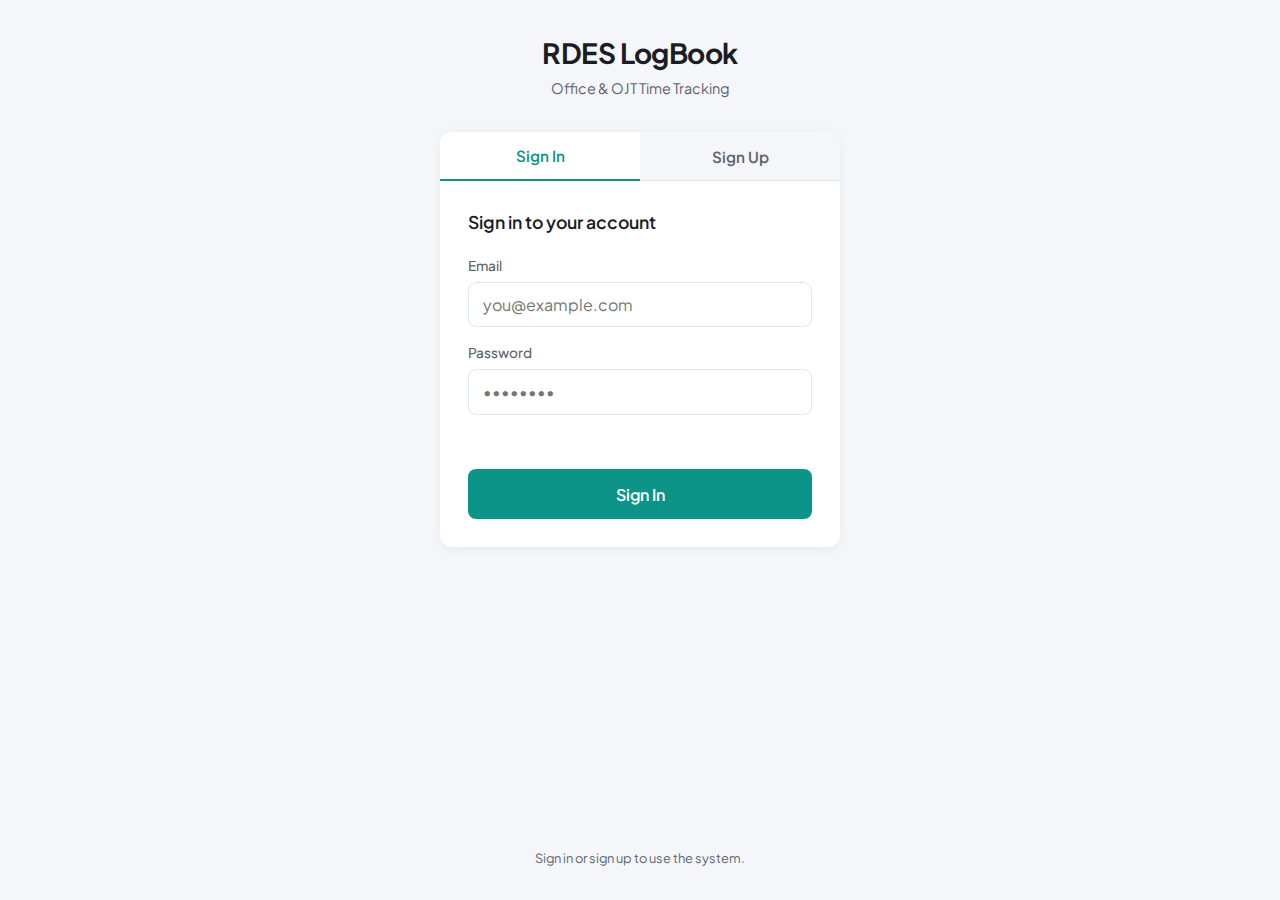
<file: index.html>
<!DOCTYPE html>
<html lang="en">
<head>
  <meta charset="UTF-8">
  <meta name="viewport" content="width=device-width, initial-scale=1.0">
  <title>RDES LogBook — Time In / Time Out</title>
  <link rel="preconnect" href="https://fonts.googleapis.com">
  <link rel="preconnect" href="https://fonts.gstatic.com" crossorigin>
  <link href="https://fonts.googleapis.com/css2?family=Plus+Jakarta+Sans:wght@400;500;600;700&display=swap" rel="stylesheet">
  <link rel="stylesheet" href="style.css">
</head>
<body>
  <div class="app">
    <header class="header">
      <div class="user-bar" id="userBar">
        <span class="user-info" id="userInfo"></span>
        <button type="button" class="btn btn-small btn-ghost" id="btnSignOut">Sign out</button>
      </div>
      <nav class="nav-links">
        <a href="index.html" class="nav-link active">Time In / Out</a>
        <a href="logbook.html" class="nav-link">Logbook</a>
        <a href="my-record.html" class="nav-link">My Record</a>
        <a href="profile.html" class="nav-link">Profile</a>
        <a href="admin.html" class="nav-link" id="navAdmin" style="display:none">Approve users</a>
      </nav>
      <h1 class="logo">RDES LogBook</h1>
      <p class="tagline">Office & OJT Time Tracking</p>
    </header>

    <main class="main">
      <section class="clock-card">
        <div class="clock-display" id="clockDisplay">--:--:--</div>
        <p class="date-display" id="dateDisplay"></p>
      </section>

      <section class="punch-card">
        <div class="welcome-block">
          <span class="welcome-label">Welcome</span>
          <p class="welcome-name" id="welcomeName"></p>
        </div>
        <div class="punch-buttons">
          <button type="button" class="btn btn-in" id="btnTimeIn">Time In</button>
          <button type="button" class="btn btn-out" id="btnTimeOut">Time Out</button>
        </div>
        <p class="location-note" id="locationNote">Location is used to verify you're on campus.</p>
        <p class="last-action" id="lastAction"></p>
      </section>
    </main>

    <footer class="footer">
      <p>File storage & dashboard — coming soon</p>
    </footer>
  </div>

  <script src="auth.js"></script>
  <script src="app.js"></script>
</body>
</html>
</file>
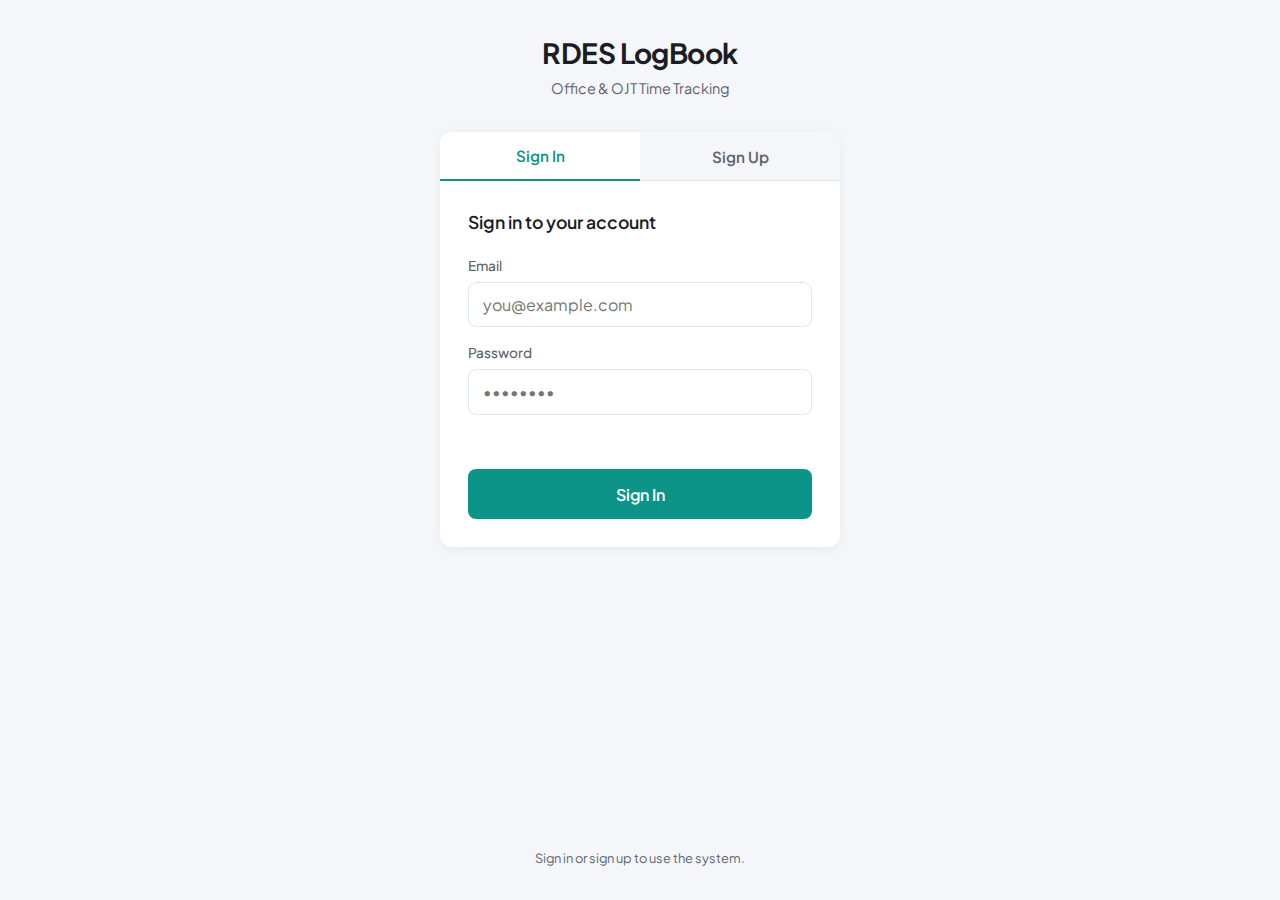
<file: admin.html>
image.png<!DOCTYPE html>
<html lang="en">
<head>
  <meta charset="UTF-8">
  <meta name="viewport" content="width=device-width, initial-scale=1.0">
  <title>RDES LogBook — Approve Users</title>
  <link rel="preconnect" href="https://fonts.googleapis.com">
  <link rel="preconnect" href="https://fonts.gstatic.com" crossorigin>
  <link href="https://fonts.googleapis.com/css2?family=Plus+Jakarta+Sans:wght@400;500;600;700&display=swap" rel="stylesheet">
  <link rel="stylesheet" href="style.css">
</head>
<body>
  <div class="app logbook-page">
    <header class="header">
      <div class="user-bar" id="userBar">
        <span class="user-info" id="userInfo"></span>
        <button type="button" class="btn btn-small btn-ghost" id="btnSignOut">Sign out</button>
      </div>
      <nav class="nav-links">
        <a href="index.html" class="nav-link">Time In / Out</a>
        <a href="logbook.html" class="nav-link">Logbook</a>
        <a href="my-record.html" class="nav-link">My Record</a>
        <a href="profile.html" class="nav-link">Profile</a>
        <a href="admin.html" class="nav-link active">Approve users</a>
      </nav>
      <h1 class="logo">Approve users</h1>
      <p class="tagline">Approve OJT and Admin accounts before they can sign in</p>
    </header>

    <main class="main">
      <section class="filters-card">
        <h2 class="filters-title">Users</h2>
        <p class="admin-desc">New signups (OJT or Admin) must be approved here before they can sign in. Click <strong>Approve</strong> to grant access.</p>
      </section>

      <section class="logbook-section">
        <div class="logbook-table-wrap">
          <table class="logbook-table">
            <thead>
              <tr>
                <th>Name</th>
                <th>Email</th>
                <th>Role</th>
                <th>Status</th>
                <th>Action</th>
              </tr>
            </thead>
            <tbody id="usersBody">
            </tbody>
          </table>
        </div>
        <p class="empty-log" id="emptyUsers">No users yet. Sign up on the auth page to create the first account.</p>
      </section>
    </main>

    <footer class="footer">
      <p><a href="index.html">Time In / Out</a> · <a href="logbook.html">Logbook</a> · <a href="my-record.html">My Record</a> · Approve users</p>
    </footer>
  </div>

  <script src="auth.js"></script>
  <script src="admin.js"></script>
</body>
</html>
</file>
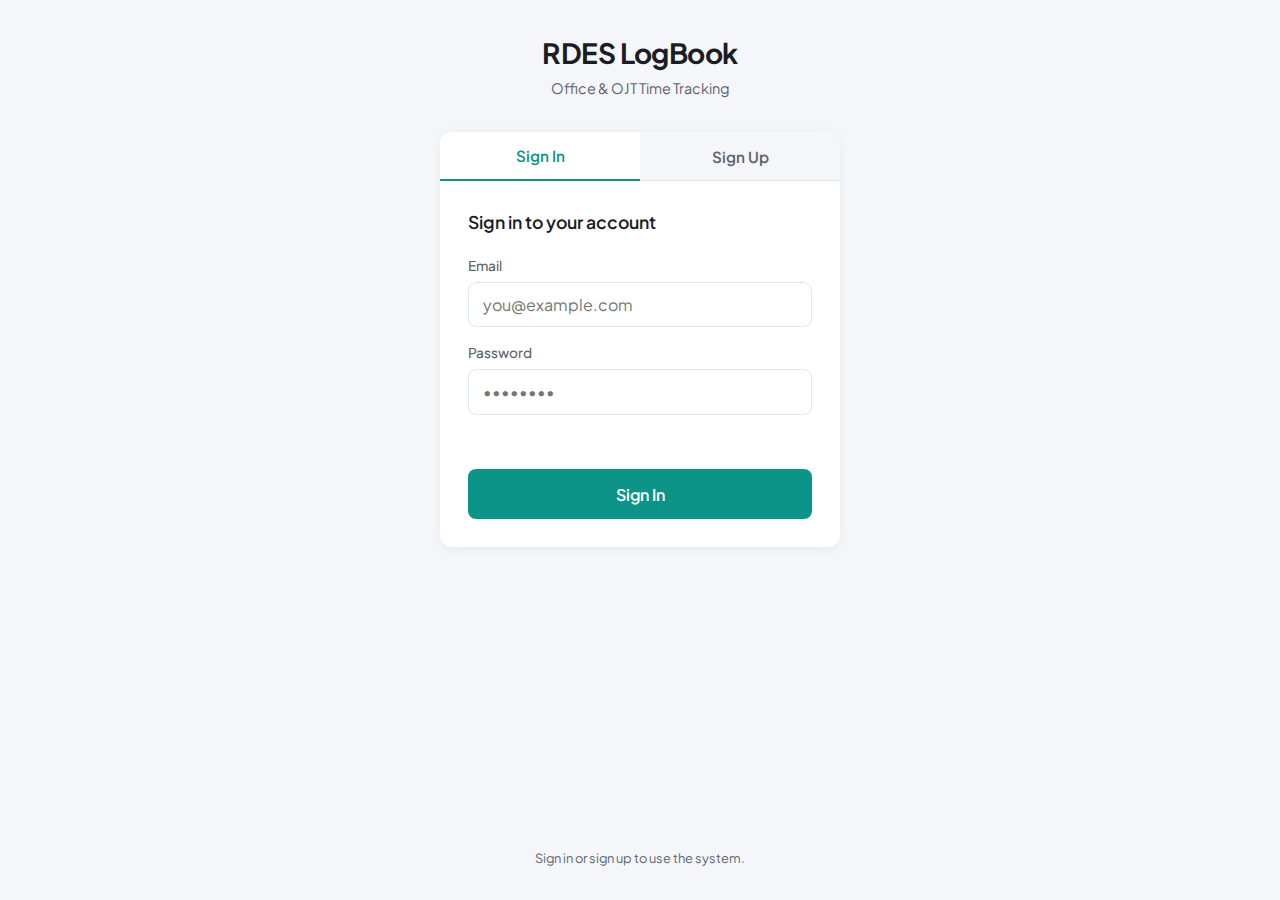
<file: auth.html>
<!DOCTYPE html>
<html lang="en">
<head>
  <meta charset="UTF-8">
  <meta name="viewport" content="width=device-width, initial-scale=1.0">
  <title>RDES LogBook — Sign In</title>
  <link rel="preconnect" href="https://fonts.googleapis.com">
  <link rel="preconnect" href="https://fonts.gstatic.com" crossorigin>
  <link href="https://fonts.googleapis.com/css2?family=Plus+Jakarta+Sans:wght@400;500;600;700&display=swap" rel="stylesheet">
  <link rel="stylesheet" href="style.css">
</head>
<body>
  <div class="app auth-app">
    <header class="header">
      <h1 class="logo">RDES LogBook</h1>
      <p class="tagline">Office & OJT Time Tracking</p>
    </header>

    <main class="main auth-main">
      <div class="auth-card">
        <div class="auth-tabs">
          <button type="button" class="auth-tab active" id="tabSignIn" aria-selected="true">Sign In</button>
          <button type="button" class="auth-tab" id="tabSignUp" aria-selected="false">Sign Up</button>
        </div>

        <!-- Sign In -->
        <div class="auth-panel active" id="panelSignIn">
          <h2 class="auth-title">Sign in to your account</h2>
          <form class="auth-form" id="formSignIn">
            <div class="form-group">
              <label for="signInEmail">Email</label>
              <input type="email" id="signInEmail" required placeholder="you@example.com" autocomplete="email">
            </div>
            <div class="form-group">
              <label for="signInPassword">Password</label>
              <input type="password" id="signInPassword" required placeholder="••••••••" autocomplete="current-password">
            </div>
            <p class="auth-message" id="signInMessage"></p>
            <button type="submit" class="btn btn-in btn-block" id="btnSignIn">Sign In</button>
          </form>
        </div>

        <!-- Sign Up -->
        <div class="auth-panel" id="panelSignUp">
          <h2 class="auth-title">Create an account</h2>
          <form class="auth-form" id="formSignUp">
            <div class="form-group">
              <label for="signUpName">Full name</label>
              <input type="text" id="signUpName" required placeholder="Juan Dela Cruz" autocomplete="name">
            </div>
            <div class="form-group">
              <label for="signUpEmail">Email</label>
              <input type="email" id="signUpEmail" required placeholder="you@example.com" autocomplete="email">
            </div>
            <div class="form-group">
              <label for="signUpPassword">Password</label>
              <input type="password" id="signUpPassword" required minlength="4" placeholder="At least 4 characters" autocomplete="new-password">
            </div>
            <div class="form-group">
              <label for="signUpRole">Role</label>
              <select id="signUpRole" required aria-label="Account role">
                <option value="ojt">OJT — Time in/out & my records only</option>
                <option value="admin">Admin — Full access to logbook & system</option>
              </select>
            </div>
            <p class="auth-message" id="signUpMessage"></p>
            <button type="submit" class="btn btn-in btn-block" id="btnSignUp">Sign Up</button>
          </form>
        </div>
      </div>
    </main>

    <footer class="footer">
      <p>Sign in or sign up to use the system.</p>
    </footer>
  </div>

  <script src="auth.js"></script>
  <script>
    (function () {
      if (window.RDESAuth && window.RDESAuth.getCurrentUser()) {
        var u = window.RDESAuth.getCurrentUser();
        if (u && u.approved !== false) window.location.href = 'index.html';
        return;
      }

      var tabSignIn = document.getElementById('tabSignIn');
      var tabSignUp = document.getElementById('tabSignUp');
      var panelSignIn = document.getElementById('panelSignIn');
      var panelSignUp = document.getElementById('panelSignUp');
      var formSignIn = document.getElementById('formSignIn');
      var formSignUp = document.getElementById('formSignUp');
      var signInMessage = document.getElementById('signInMessage');
      var signUpMessage = document.getElementById('signUpMessage');

      function showPanel(which) {
        var isSignIn = which === 'signIn';
        tabSignIn.classList.toggle('active', isSignIn);
        tabSignUp.classList.toggle('active', !isSignIn);
        tabSignIn.setAttribute('aria-selected', isSignIn);
        tabSignUp.setAttribute('aria-selected', !isSignIn);
        panelSignIn.classList.toggle('active', isSignIn);
        panelSignUp.classList.toggle('active', !isSignIn);
        signInMessage.textContent = '';
        signUpMessage.textContent = '';
      }

      tabSignIn.addEventListener('click', function () { showPanel('signIn'); });
      tabSignUp.addEventListener('click', function () { showPanel('signUp'); });

      formSignIn.addEventListener('submit', function (e) {
        e.preventDefault();
        var email = document.getElementById('signInEmail').value;
        var password = document.getElementById('signInPassword').value;
        signInMessage.textContent = 'Signing in…';
        signInMessage.classList.remove('error');
        window.RDESAuth.signIn(email, password).then(function (result) {
          if (result.ok) {
            window.location.href = 'index.html';
          } else {
            signInMessage.textContent = result.message || 'Sign in failed.';
            signInMessage.classList.add('error');
          }
        }).catch(function () {
          signInMessage.textContent = 'Something went wrong. Try again.';
          signInMessage.classList.add('error');
        });
      });

      formSignUp.addEventListener('submit', function (e) {
        e.preventDefault();
        var name = document.getElementById('signUpName').value;
        var email = document.getElementById('signUpEmail').value;
        var password = document.getElementById('signUpPassword').value;
        var role = document.getElementById('signUpRole').value;
        signUpMessage.textContent = 'Creating account…';
        signUpMessage.classList.remove('error');
        window.RDESAuth.signUp(name, email, password, role).then(function (result) {
          if (result.ok) {
            window.location.href = result.redirect || 'index.html';
          } else {
            signUpMessage.textContent = result.message || 'Sign up failed.';
            signUpMessage.classList.add('error');
          }
        }).catch(function () {
          signUpMessage.textContent = 'Something went wrong. Try again.';
          signUpMessage.classList.add('error');
        });
      });
    })();
  </script>
</body>
</html>
</file>
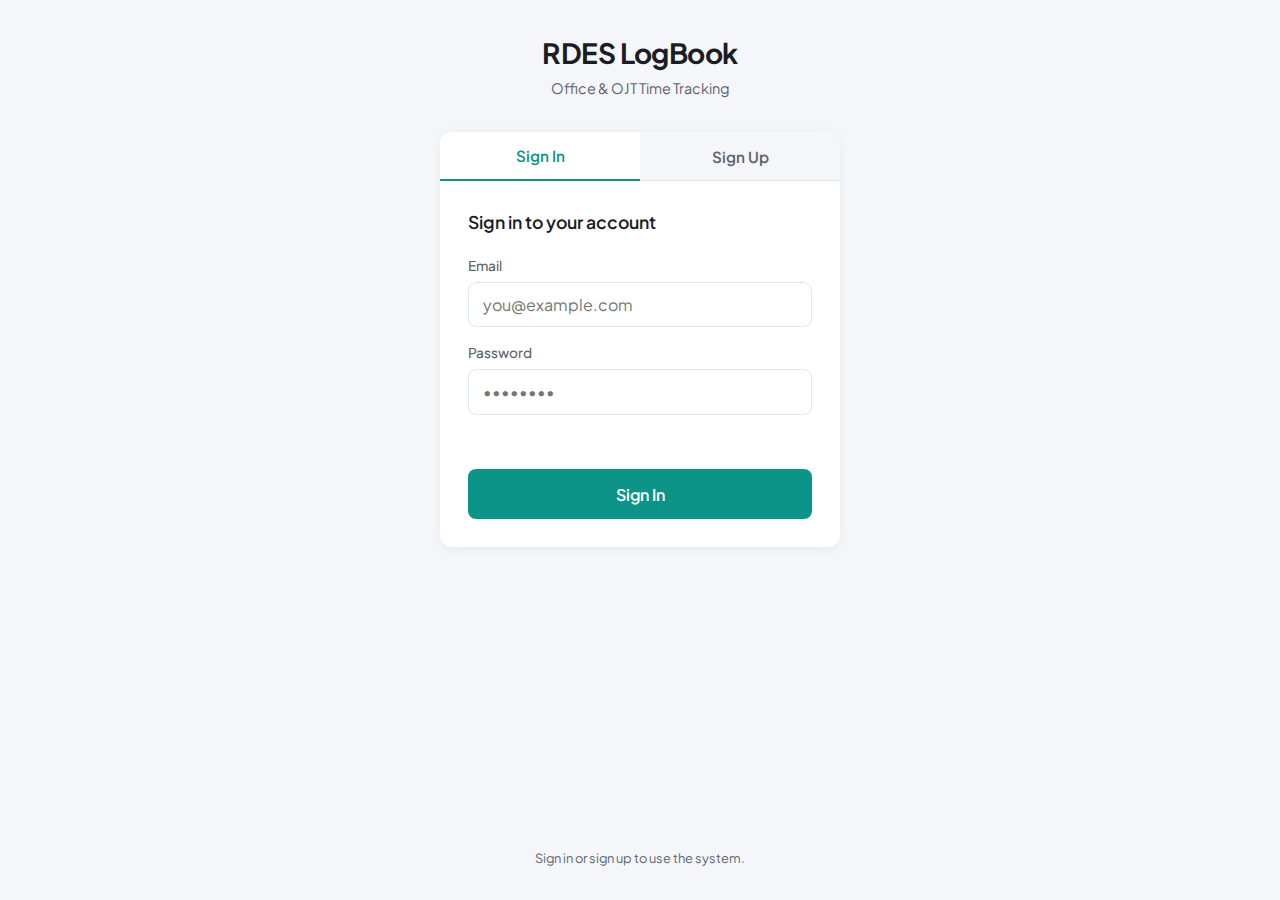
<file: logbook.html>
<!DOCTYPE html>
<html lang="en">
<head>
  <meta charset="UTF-8">
  <meta name="viewport" content="width=device-width, initial-scale=1.0">
  <title>RDES LogBook — Logbook</title>
  <link rel="preconnect" href="https://fonts.googleapis.com">
  <link rel="preconnect" href="https://fonts.gstatic.com" crossorigin>
  <link href="https://fonts.googleapis.com/css2?family=Plus+Jakarta+Sans:wght@400;500;600;700&display=swap" rel="stylesheet">
  <link rel="stylesheet" href="style.css">
</head>
<body>
  <div class="app logbook-page">
    <header class="header">
      <div class="user-bar" id="userBar">
        <span class="user-info" id="userInfo"></span>
        <button type="button" class="btn btn-small btn-ghost" id="btnSignOut">Sign out</button>
      </div>
      <nav class="nav-links">
        <a href="index.html" class="nav-link">← Time In / Out</a>
        <a href="logbook.html" class="nav-link active">Logbook</a>
        <a href="admin.html" class="nav-link" id="navAdmin" style="display:none">Approve users</a>
      </nav>
      <h1 class="logo">Logbook</h1>
      <p class="tagline">Time In / Out records — filter by date or person</p>
    </header>

    <main class="main">
      <!-- Filters (Admin: full filters; OJT: date/action only, own data) -->
      <section class="filters-card" id="filtersCard">
        <h2 class="filters-title">Filters</h2>
        <div class="filters-grid">
          <div class="filter-group">
            <label for="filterDate">Date</label>
            <select id="filterDate" aria-label="Filter by date">
              <option value="all">All dates</option>
              <option value="today">Today</option>
              <option value="yesterday">Yesterday</option>
              <option value="custom">Date range</option>
            </select>
          </div>
          <div class="filter-group filter-group-custom-date" id="customDateGroup" hidden>
            <label for="filterDateFrom">From</label>
            <input type="date" id="filterDateFrom" aria-label="From date">
          </div>
          <div class="filter-group filter-group-custom-date" id="customDateToGroup" hidden>
            <label for="filterDateTo">To</label>
            <input type="date" id="filterDateTo" aria-label="To date">
          </div>
          <div class="filter-group" id="filterNameGroup">
            <label for="filterName">Person</label>
            <select id="filterName" aria-label="Filter by person">
              <option value="">All</option>
            </select>
          </div>
          <div class="filter-group">
            <label for="filterAction">Action</label>
            <select id="filterAction" aria-label="Filter by action">
              <option value="all">All</option>
              <option value="time_in">Time In only</option>
              <option value="time_out">Time Out only</option>
            </select>
          </div>
        </div>
        <div class="filters-actions">
          <button type="button" class="btn btn-small" id="btnApplyFilters">Apply</button>
          <button type="button" class="btn btn-small btn-ghost" id="btnResetFilters">Reset</button>
          <button type="button" class="btn btn-small btn-primary" id="btnExportAll">Export filtered (CSV)</button>
        </div>
      </section>

      <!-- Today's log (quick view) -->
      <section class="logbook-section">
        <div class="logbook-header">
          <h2>Entries <span class="entry-count" id="entryCount"></span></h2>
        </div>
        <div class="logbook-table-wrap">
          <table class="logbook-table">
            <thead>
              <tr>
                <th>Date</th>
                <th>Time</th>
                <th>Name</th>
                <th>Action</th>
              </tr>
            </thead>
            <tbody id="logbookBody">
            </tbody>
          </table>
        </div>
        <div class="pagination" id="logbookPagination" aria-label="Table pagination"></div>
        <p class="empty-log visible" id="emptyLog">No entries match the filters. Try changing filters or log time in/out on the main page.</p>
      </section>

      <!-- OJT: own record only; Admin: Records by person (folder per name) -->
      <section class="persons-card" id="personsCard">
        <h2 class="persons-title" id="personsTitle">My record</h2>
        <p class="persons-desc" id="personsDesc">Download your time in/out record for your OJT folder.</p>
        <div class="persons-list" id="personsList"></div>
        <div class="pagination" id="personsPagination" aria-label="Persons list pagination"></div>
        <p class="empty-persons" id="emptyPersons">No entries yet. Use Time In / Time Out on the main page.</p>
      </section>
    </main>

    <footer class="footer">
      <p><a href="index.html">Time In / Out</a> · Logbook · File storage & dashboard — coming soon</p>
    </footer>
  </div>

  <script src="auth.js"></script>
  <script src="logbook.js"></script>
</body>
</html>
</file>
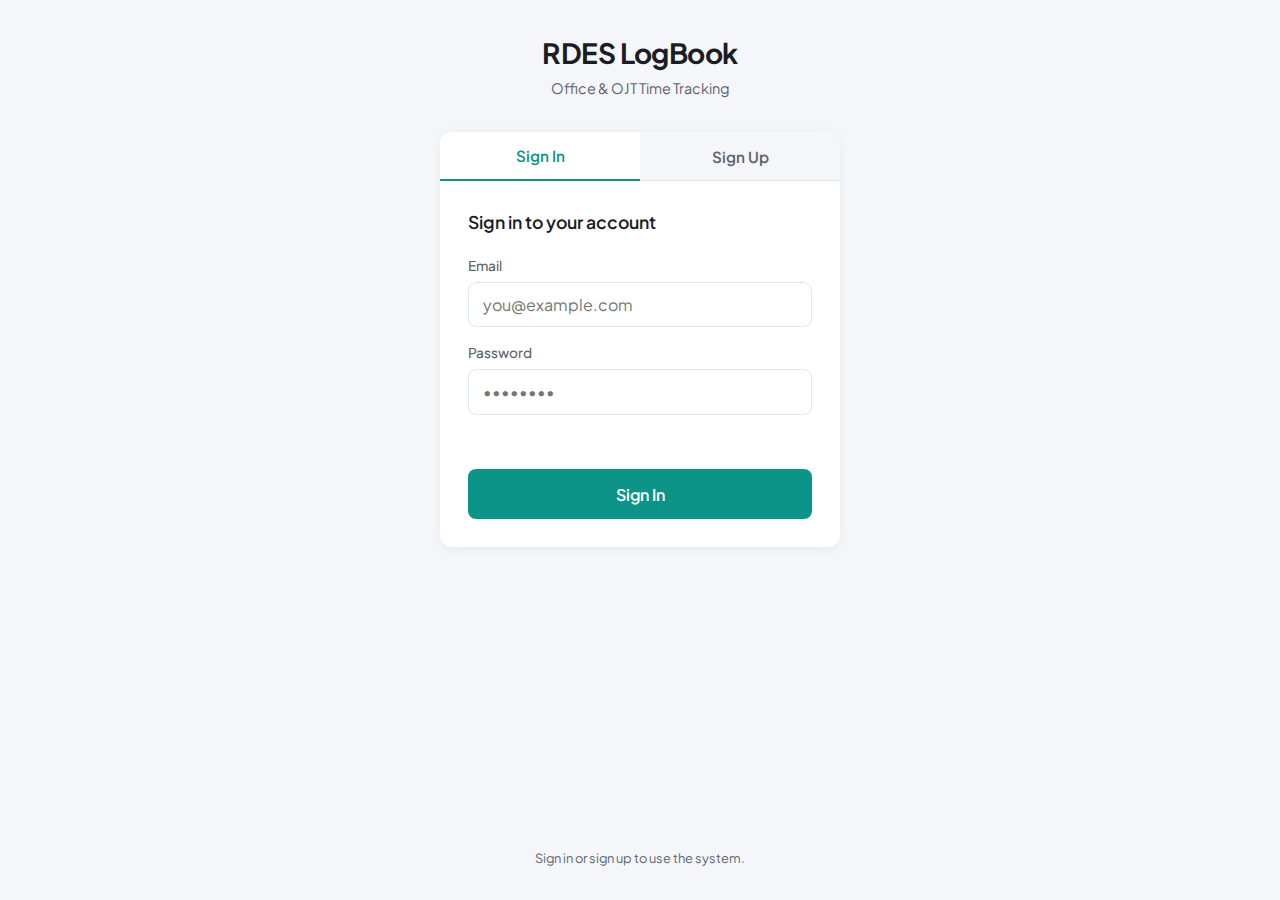
<file: my-record.html>
<!DOCTYPE html>
<html lang="en">
<head>
  <meta charset="UTF-8">
  <meta name="viewport" content="width=device-width, initial-scale=1.0">
  <title>RDES LogBook — My Record</title>
  <link rel="preconnect" href="https://fonts.googleapis.com">
  <link rel="preconnect" href="https://fonts.gstatic.com" crossorigin>
  <link href="https://fonts.googleapis.com/css2?family=Plus+Jakarta+Sans:wght@400;500;600;700&display=swap" rel="stylesheet">
  <link rel="stylesheet" href="style.css">
</head>
<body>
  <div class="app logbook-page">
    <header class="header">
      <div class="user-bar" id="userBar">
        <span class="user-info" id="userInfo"></span>
        <button type="button" class="btn btn-small btn-ghost" id="btnSignOut">Sign out</button>
      </div>
      <nav class="nav-links">
        <a href="index.html" class="nav-link">Time In / Out</a>
        <a href="logbook.html" class="nav-link">Logbook</a>
        <a href="my-record.html" class="nav-link active">My Record</a>
        <a href="profile.html" class="nav-link">Profile</a>
        <a href="admin.html" class="nav-link" id="navAdmin" style="display:none">Approve users</a>
      </nav>
      <h1 class="logo" id="pageTitle">My Record</h1>
      <p class="tagline" id="pageTagline">Download your time in/out record for your OJT folder</p>
    </header>

    <main class="main">
      <!-- OJT: own record only; Admin: Records by person (folder per name) -->
      <section class="persons-card" id="personsCard">
        <h2 class="persons-title" id="personsTitle">My record</h2>
        <p class="persons-desc" id="personsDesc">Download your time in/out record for your OJT folder.</p>
        <div class="persons-list" id="personsList"></div>
        <div class="pagination" id="personsPagination" aria-label="Persons list pagination"></div>
        <p class="empty-persons" id="emptyPersons">No entries yet. Use Time In / Time Out on the main page.</p>
      </section>
    </main>

    <footer class="footer">
      <p><a href="index.html">Time In / Out</a> · <a href="logbook.html">Logbook</a> · My Record</p>
    </footer>
  </div>

  <script src="auth.js"></script>
  <script src="my-record.js"></script>
</body>
</html>
</file>
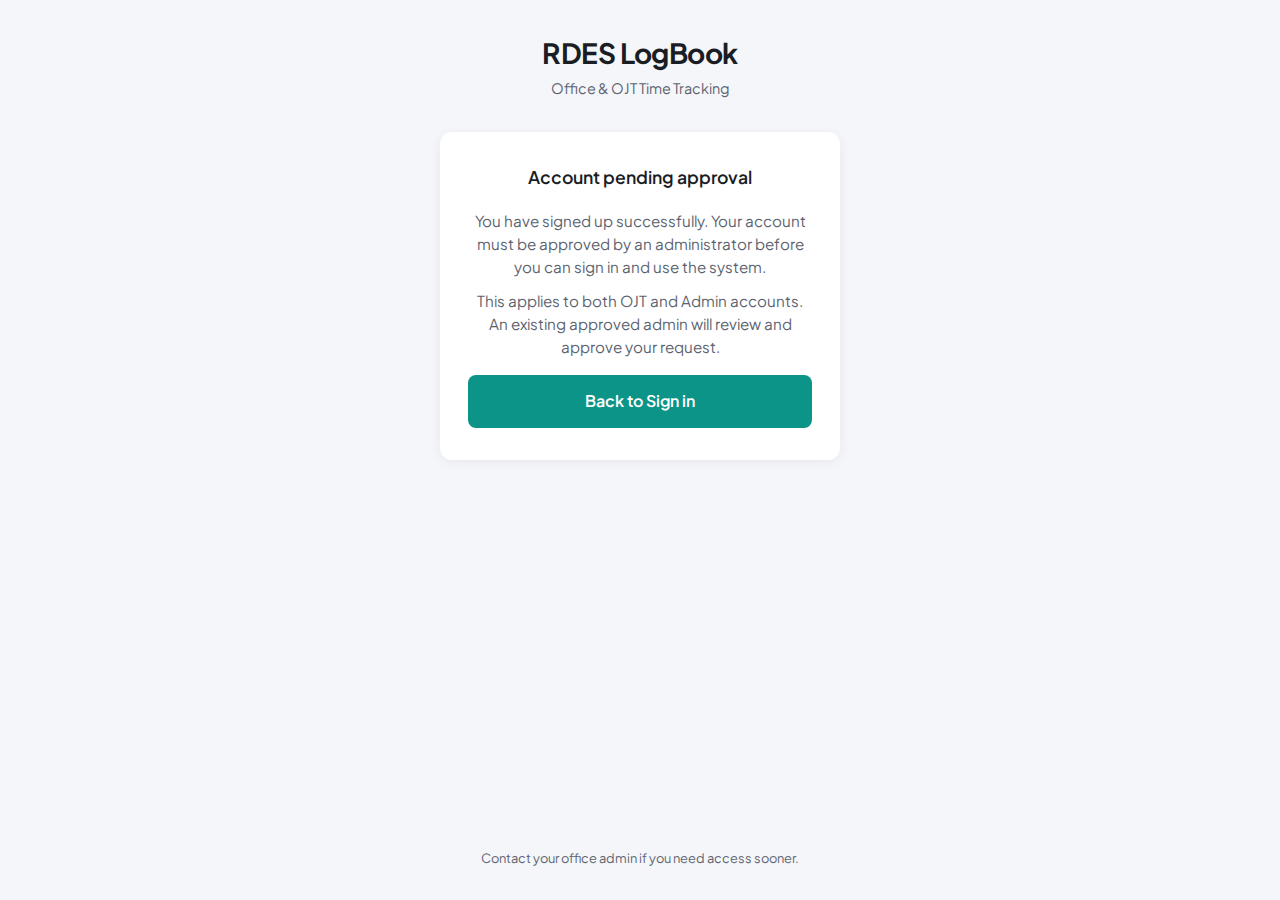
<file: pending-approval.html>
<!DOCTYPE html>
<html lang="en">
<head>
  <meta charset="UTF-8">
  <meta name="viewport" content="width=device-width, initial-scale=1.0">
  <title>RDES LogBook — Pending Approval</title>
  <link rel="preconnect" href="https://fonts.googleapis.com">
  <link rel="preconnect" href="https://fonts.gstatic.com" crossorigin>
  <link href="https://fonts.googleapis.com/css2?family=Plus+Jakarta+Sans:wght@400;500;600;700&display=swap" rel="stylesheet">
  <link rel="stylesheet" href="style.css">
</head>
<body>
  <div class="app auth-app">
    <header class="header">
      <h1 class="logo">RDES LogBook</h1>
      <p class="tagline">Office & OJT Time Tracking</p>
    </header>

    <main class="main auth-main">
      <div class="auth-card pending-card">
        <h2 class="auth-title">Account pending approval</h2>
        <p class="pending-message">You have signed up successfully. Your account must be approved by an administrator before you can sign in and use the system.</p>
        <p class="pending-message muted">This applies to both OJT and Admin accounts. An existing approved admin will review and approve your request.</p>
        <a href="auth.html" class="btn btn-in btn-block btn-center">Back to Sign in</a>
      </div>
    </main>

    <footer class="footer">
      <p>Contact your office admin if you need access sooner.</p>
    </footer>
  </div>
</body>
</html>
</file>
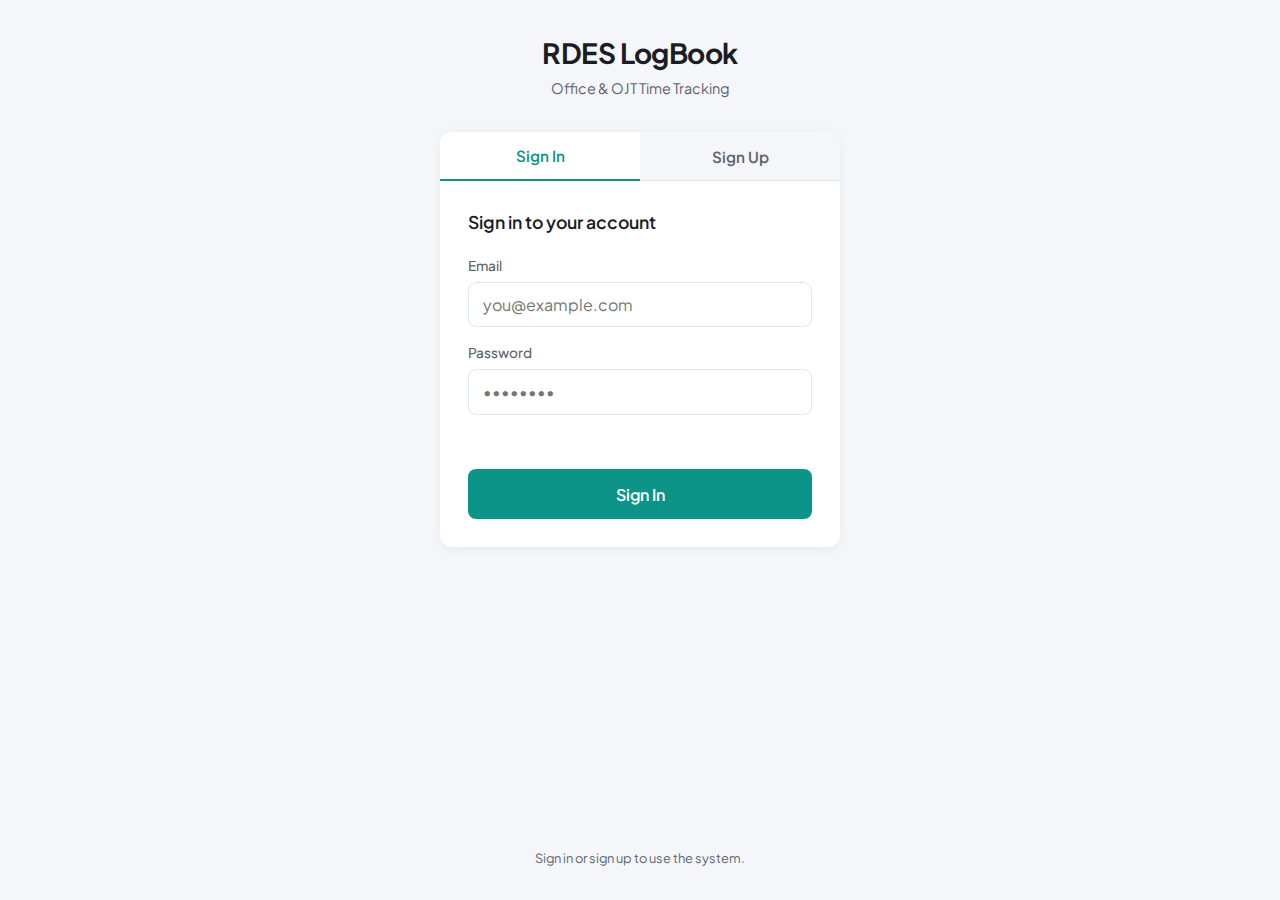
<file: profile.html>
<!DOCTYPE html>
<html lang="en">
<head>
  <meta charset="UTF-8">
  <meta name="viewport" content="width=device-width, initial-scale=1.0">
  <title>RDES LogBook — Profile</title>
  <link rel="preconnect" href="https://fonts.googleapis.com">
  <link rel="preconnect" href="https://fonts.gstatic.com" crossorigin>
  <link href="https://fonts.googleapis.com/css2?family=Plus+Jakarta+Sans:wght@400;500;600;700&display=swap" rel="stylesheet">
  <link rel="stylesheet" href="style.css">
</head>
<body>
  <div class="app logbook-page">
    <header class="header">
      <div class="user-bar" id="userBar">
        <span class="user-info" id="userInfo"></span>
        <button type="button" class="btn btn-small btn-ghost" id="btnSignOut">Sign out</button>
      </div>
      <nav class="nav-links">
        <a href="index.html" class="nav-link">Time In / Out</a>
        <a href="logbook.html" class="nav-link">Logbook</a>
        <a href="my-record.html" class="nav-link">My Record</a>
        <a href="profile.html" class="nav-link active">Profile</a>
        <a href="admin.html" class="nav-link" id="navAdmin" style="display:none">Approve users</a>
      </nav>
      <h1 class="logo">Profile</h1>
      <p class="tagline">Your OJT progress and remaining hours</p>
    </header>

    <main class="main">
      <!-- User Info Card -->
      <section class="profile-card">
        <h2 class="profile-section-title">Account Information</h2>
        <div class="profile-info-grid">
          <div class="profile-info-item">
            <span class="profile-label">Name</span>
            <span class="profile-value" id="profileName"></span>
          </div>
          <div class="profile-info-item">
            <span class="profile-label">Email</span>
            <span class="profile-value" id="profileEmail"></span>
          </div>
          <div class="profile-info-item">
            <span class="profile-label">Role</span>
            <span class="profile-value" id="profileRole"></span>
          </div>
        </div>
      </section>

      <!-- OJT Progress Card (only for OJT) -->
      <section class="profile-card" id="ojtProgressCard" style="display:none;">
        <h2 class="profile-section-title">OJT Progress</h2>
        
        <div class="progress-stats">
          <div class="stat-card stat-card-primary">
            <div class="stat-label">Total Hours Required</div>
            <div class="stat-value" id="statTotalHours">—</div>
          </div>
          <div class="stat-card stat-card-success">
            <div class="stat-label">Hours Completed</div>
            <div class="stat-value" id="statHoursCompleted">—</div>
          </div>
          <div class="stat-card stat-card-warning">
            <div class="stat-label">Remaining Hours</div>
            <div class="stat-value" id="statRemainingHours">—</div>
          </div>
          <div class="stat-card stat-card-info">
            <div class="stat-label">Remaining Days</div>
            <div class="stat-value" id="statRemainingDays">—</div>
          </div>
        </div>

        <div class="progress-bar-container">
          <div class="progress-bar-label">
            <span>Progress</span>
            <span id="progressPercent">0%</span>
          </div>
          <div class="progress-bar">
            <div class="progress-bar-fill" id="progressBarFill" style="width: 0%;"></div>
          </div>
        </div>

        <div class="ojt-schedule-info" id="ojtScheduleInfo">
          <h3 class="ojt-info-title">OJT Schedule</h3>
          <div class="ojt-info-grid">
            <div class="ojt-info-item">
              <span class="ojt-info-label">Start time</span>
              <span class="ojt-info-value" id="ojtStartTime">—</span>
            </div>
            <div class="ojt-info-item">
              <span class="ojt-info-label">End time</span>
              <span class="ojt-info-value" id="ojtEndTime">—</span>
            </div>
            <div class="ojt-info-item">
              <span class="ojt-info-label">Hours per day</span>
              <span class="ojt-info-value" id="ojtHoursPerDay">—</span>
            </div>
          </div>
        </div>
      </section>
    </main>

    <footer class="footer">
      <p><a href="index.html">Time In / Out</a> · <a href="logbook.html">Logbook</a> · <a href="my-record.html">My Record</a> · Profile</p>
    </footer>
  </div>

  <script src="auth.js"></script>
  <script src="profile.js"></script>
</body>
</html>
</file>
<file: style.css>
/* ——— RDES LogBook — Simple & modern ——— */
:root {
  --bg: #f4f6f9;
  --surface: #ffffff;
  --text: #1a1d24;
  --text-muted: #5c6370;
  --border: #e2e6ee;
  --primary: #0d9488;
  --primary-hover: #0f766e;
  --out: #dc2626;
  --out-hover: #b91c1c;
  --radius: 12px;
  --shadow: 0 2px 12px rgba(0, 0, 0, 0.06);
  --shadow-hover: 0 4px 20px rgba(0, 0, 0, 0.08);
  --card-bg: var(--surface);
  --shadow-sm: var(--shadow);
  --shadow-md: var(--shadow-hover);
  --radius-md: var(--radius);
  --radius-lg: 16px;
  --radius-full: 9999px;
  --success: #22c55e;
  --warning: #fbbf24;
  --info: #6366f1;
}

* {
  box-sizing: border-box;
}

body {
  margin: 0;
  font-family: 'Plus Jakarta Sans', -apple-system, BlinkMacSystemFont, sans-serif;
  background: var(--bg);
  color: var(--text);
  line-height: 1.5;
  min-height: 100vh;
}

.app {
  max-width: 720px;
  margin: 0 auto;
  padding: 2rem 1.25rem;
  min-height: 100vh;
  display: flex;
  flex-direction: column;
}

/* ——— Header ——— */
.header {
  text-align: center;
  margin-bottom: 2rem;
}

.logo {
  font-size: 1.75rem;
  font-weight: 700;
  color: var(--text);
  margin: 0 0 0.25rem 0;
  letter-spacing: -0.02em;
}

.tagline {
  margin: 0;
  font-size: 0.9rem;
  color: var(--text-muted);
}

.nav-links {
  display: flex;
  justify-content: center;
  gap: 1rem;
  margin-bottom: 1rem;
}

.nav-link {
  font-size: 0.9rem;
  font-weight: 500;
  color: var(--text-muted);
  text-decoration: none;
  padding: 0.35rem 0.6rem;
  border-radius: 6px;
  transition: color 0.2s, background 0.2s;
}

.nav-link:hover {
  color: var(--primary);
}

.nav-link.active {
  color: var(--primary);
  background: rgba(13, 148, 136, 0.1);
}

.user-bar {
  display: flex;
  align-items: center;
  justify-content: flex-end;
  gap: 0.75rem;
  margin-bottom: 0.75rem;
}

.user-info {
  font-size: 0.85rem;
  color: var(--text-muted);
}

/* ——— Auth (sign in / sign up) ——— */
.auth-app .header {
  margin-bottom: 1.5rem;
}

.auth-main {
  flex: 1;
  display: flex;
  align-items: flex-start;
  justify-content: center;
  padding-top: 0.5rem;
}

.auth-card {
  width: 100%;
  max-width: 400px;
  background: var(--surface);
  border-radius: var(--radius);
  box-shadow: var(--shadow);
  overflow: hidden;
}

.auth-tabs {
  display: flex;
  border-bottom: 1px solid var(--border);
}

.auth-tab {
  flex: 1;
  padding: 0.9rem 1rem;
  font-size: 0.95rem;
  font-weight: 600;
  font-family: inherit;
  background: var(--bg);
  color: var(--text-muted);
  border: none;
  cursor: pointer;
  transition: color 0.2s, background 0.2s;
}

.auth-tab:hover {
  color: var(--text);
}

.auth-tab.active {
  background: var(--surface);
  color: var(--primary);
  border-bottom: 2px solid var(--primary);
  margin-bottom: -1px;
}

.auth-panel {
  display: none;
  padding: 1.75rem;
}

.auth-panel.active {
  display: block;
}

.auth-title {
  margin: 0 0 1.25rem 0;
  font-size: 1.1rem;
  font-weight: 600;
}

.auth-form .form-group {
  margin-bottom: 1rem;
}

.auth-form .form-group label {
  display: block;
  font-size: 0.85rem;
  font-weight: 500;
  color: var(--text-muted);
  margin-bottom: 0.35rem;
}

.auth-form .form-group input,
.auth-form .form-group select {
  width: 100%;
  padding: 0.7rem 0.9rem;
  font-size: 1rem;
  font-family: inherit;
  border: 1px solid var(--border);
  border-radius: 8px;
  background: var(--surface);
  color: var(--text);
}

.auth-form .form-group input:focus,
.auth-form .form-group select:focus {
  outline: none;
  border-color: var(--primary);
}

.ojt-schedule-group {
  margin-top: 1rem;
  padding-top: 1rem;
  border-top: 1px solid var(--border);
}

.ojt-schedule-title {
  display: block;
  font-size: 0.85rem;
  font-weight: 600;
  color: var(--text-muted);
  margin-bottom: 0.75rem;
}

.auth-form .form-row {
  display: grid;
  grid-template-columns: 1fr 1fr;
  gap: 0.75rem;
}

.auth-form .form-group-half {
  margin-bottom: 1rem;
}

.form-hint {
  display: block;
  margin-top: 0.25rem;
  font-size: 0.75rem;
  color: var(--text-muted);
  font-style: italic;
}

.auth-message {
  margin: 0 0 1rem 0;
  font-size: 0.9rem;
  color: var(--text-muted);
  min-height: 1.3em;
}

.auth-message.error {
  color: var(--out);
}

.auth-message.success {
  color: var(--success);
}

.btn-block {
  width: 100%;
  margin-top: 0.25rem;
}

.btn-center {
  text-align: center;
  display: block;
  text-decoration: none;
  margin-top: 1rem;
}

.pending-card {
  width: 100%;
  max-width: 400px;
  background: var(--surface);
  border-radius: var(--radius);
  box-shadow: var(--shadow);
  padding: 2rem 1.75rem;
  text-align: center;
}

.pending-icon {
  width: 3rem;
  height: 3rem;
  margin: 0 auto 1rem;
  background: rgba(13, 148, 136, 0.15);
  color: var(--primary);
  font-size: 1.5rem;
  font-weight: 700;
  line-height: 3rem;
  border-radius: 50%;
}

.pending-status {
  margin: 0 0 0.25rem 0;
  font-size: 0.9rem;
  font-weight: 600;
  color: var(--primary);
  letter-spacing: 0.03em;
}

.pending-title {
  margin: 0 0 1rem 0;
  font-size: 1.35rem;
  font-weight: 700;
  color: var(--text);
  letter-spacing: -0.02em;
}

.pending-message {
  margin: 0 0 0.75rem 0;
  font-size: 0.95rem;
  color: var(--text-muted);
  line-height: 1.5;
}

.pending-next {
  margin: 0 0 1.5rem 0;
  font-size: 0.9rem;
  color: var(--text-muted);
  line-height: 1.4;
}

.pending-btn {
  display: inline-block;
  padding: 0.75rem 1.5rem;
  text-decoration: none;
  width: 100%;
  text-align: center;
  box-sizing: border-box;
}

.admin-desc {
  margin: 0 0 1rem 0;
  font-size: 0.9rem;
  color: var(--text-muted);
}

/* ——— Live clock ——— */
.clock-card {
  background: var(--surface);
  border-radius: var(--radius);
  padding: 1.5rem;
  margin-bottom: 1.5rem;
  box-shadow: var(--shadow);
  text-align: center;
}

.clock-display {
  font-size: 2.5rem;
  font-weight: 700;
  letter-spacing: 0.05em;
  color: var(--primary);
  font-variant-numeric: tabular-nums;
}

.date-display {
  margin: 0.5rem 0 0 0;
  font-size: 0.9rem;
  color: var(--text-muted);
}

/* ——— Punch card (name + Time In / Time Out) ——— */
.punch-card {
  background: var(--surface);
  border-radius: var(--radius);
  padding: 1.75rem;
  margin-bottom: 1.5rem;
  box-shadow: var(--shadow);
}

.welcome-block {
  margin-bottom: 1.5rem;
  padding: 0.5rem 0;
  text-align: center;
}

.welcome-label {
  display: block;
  font-size: 0.8rem;
  font-weight: 600;
  color: var(--primary);
  letter-spacing: 0.04em;
  text-transform: uppercase;
  margin-bottom: 0.35rem;
}

.welcome-name {
  margin: 0;
  font-size: 1.6rem;
  font-weight: 700;
  font-family: 'Plus Jakarta Sans', -apple-system, BlinkMacSystemFont, sans-serif;
  color: var(--text);
  line-height: 1.3;
  letter-spacing: -0.01em;
}

.punch-buttons {
  display: grid;
  grid-template-columns: 1fr 1fr;
  gap: 0.75rem;
}

.btn {
  padding: 0.9rem 1.25rem;
  font-size: 1rem;
  font-weight: 600;
  font-family: inherit;
  border: none;
  border-radius: 8px;
  cursor: pointer;
  transition: background 0.2s, transform 0.1s, box-shadow 0.2s;
}

.btn:active {
  transform: scale(0.98);
}

.btn-in {
  background: var(--primary);
  color: #fff;
}

.btn-in:hover {
  background: var(--primary-hover);
  box-shadow: 0 4px 14px rgba(13, 148, 136, 0.35);
}

.btn-out {
  background: var(--out);
  color: #fff;
}

.btn-out:hover {
  background: var(--out-hover);
  box-shadow: 0 4px 14px rgba(220, 38, 38, 0.35);
}

.location-note {
  margin: 0.5rem 0 0 0;
  font-size: 0.8rem;
  color: var(--text-muted);
}

.last-action {
  margin: 1rem 0 0 0;
  font-size: 0.9rem;
  color: var(--text-muted);
  min-height: 1.4em;
}

.last-action.error {
  color: var(--out);
}

/* ——— Logbook ——— */
.logbook-section {
  background: var(--surface);
  border-radius: var(--radius);
  padding: 1.5rem;
  margin-bottom: 1.5rem;
  box-shadow: var(--shadow);
  flex: 1;
}

.logbook-header {
  display: flex;
  flex-wrap: wrap;
  align-items: center;
  justify-content: space-between;
  gap: 0.75rem;
  margin-bottom: 1rem;
}

.logbook-header h2 {
  margin: 0;
  font-size: 1.15rem;
  font-weight: 600;
}

.logbook-actions {
  display: flex;
  align-items: center;
  gap: 0.5rem;
}

.logbook-actions select {
  padding: 0.5rem 0.75rem;
  font-size: 0.85rem;
  font-family: inherit;
  border: 1px solid var(--border);
  border-radius: 8px;
  background: var(--surface);
  color: var(--text);
  cursor: pointer;
}

.btn-small {
  padding: 0.5rem 0.9rem;
  font-size: 0.85rem;
  font-weight: 500;
  background: var(--text-muted);
  color: #fff;
  border: none;
  border-radius: 8px;
  cursor: pointer;
  font-family: inherit;
  transition: background 0.2s;
}

.btn-small:hover {
  background: var(--text);
}

.btn-small.btn-primary {
  background: var(--primary);
}

.btn-small.btn-primary:hover {
  background: var(--primary-hover);
}

.btn-small.btn-ghost {
  background: transparent;
  color: var(--text-muted);
  border: 1px solid var(--border);
}

.btn-small.btn-ghost:hover {
  background: var(--bg);
  color: var(--text);
}

.btn-small.btn-delete {
  background: var(--out);
  color: #fff;
}

.btn-small.btn-delete:hover {
  background: var(--out-hover);
}

/* ——— Logbook page: filters & by-person ——— */
.logbook-page .main {
  display: flex;
  flex-direction: column;
  gap: 1.5rem;
}

.filters-card {
  background: var(--surface);
  border-radius: var(--radius);
  padding: 1.5rem;
  box-shadow: var(--shadow);
}

.filters-title {
  margin: 0 0 1rem 0;
  font-size: 1.1rem;
  font-weight: 600;
}

.filters-grid {
  display: grid;
  grid-template-columns: repeat(auto-fill, minmax(140px, 1fr));
  gap: 1rem;
  margin-bottom: 1rem;
}

.filter-group label {
  display: block;
  font-size: 0.8rem;
  font-weight: 500;
  color: var(--text-muted);
  margin-bottom: 0.35rem;
}

.filter-group select,
.filter-group input {
  width: 100%;
  padding: 0.5rem 0.65rem;
  font-size: 0.9rem;
  font-family: inherit;
  border: 1px solid var(--border);
  border-radius: 8px;
  background: var(--surface);
  color: var(--text);
}

.filters-actions {
  display: flex;
  flex-wrap: wrap;
  gap: 0.5rem;
}

.entry-count {
  font-weight: 400;
  color: var(--text-muted);
  font-size: 0.95em;
}

.persons-card {
  background: var(--surface);
  border-radius: var(--radius);
  padding: 1.5rem;
  box-shadow: var(--shadow);
}

.persons-title {
  margin: 0 0 0.35rem 0;
  font-size: 1.1rem;
  font-weight: 600;
}

.persons-desc {
  margin: 0 0 1.25rem 0;
  font-size: 0.9rem;
  color: var(--text-muted);
}

.persons-list {
  display: flex;
  flex-direction: column;
  gap: 0.75rem;
}

.person-card {
  display: flex;
  flex-wrap: wrap;
  align-items: center;
  justify-content: space-between;
  gap: 0.75rem;
  padding: 1rem;
  background: var(--bg);
  border-radius: 8px;
  border: 1px solid var(--border);
}

.person-info {
  display: flex;
  flex-direction: column;
  gap: 0.15rem;
}

.person-name {
  font-weight: 600;
  color: var(--text);
}

.person-count {
  font-size: 0.85rem;
  color: var(--text-muted);
}

.empty-persons {
  margin: 0;
  padding: 1rem;
  text-align: center;
  font-size: 0.9rem;
  color: var(--text-muted);
  display: none;
}

.empty-persons.visible {
  display: block;
}

.logbook-table-wrap {
  overflow-x: auto;
  border-radius: 8px;
  border: 1px solid var(--border);
}

.logbook-table {
  width: 100%;
  border-collapse: collapse;
  font-size: 0.9rem;
}

.logbook-table th,
.logbook-table td {
  padding: 0.65rem 1rem;
  text-align: left;
  border-bottom: 1px solid var(--border);
}

.logbook-table th {
  font-weight: 600;
  color: var(--text-muted);
  background: var(--bg);
  font-size: 0.8rem;
  text-transform: uppercase;
  letter-spacing: 0.04em;
}

.logbook-table tbody tr:last-child td {
  border-bottom: none;
}

.logbook-table tbody tr:hover {
  background: var(--bg);
}

/* Non-admin: no Delete column or button on logbook (OJT and any other role) */
body.user-role-ojt .logbook-table th:nth-child(5),
body.user-role-ojt .logbook-table td:nth-child(5),
body.user-role-ojt .logbook-table .btn-delete,
body.user-role-not-admin .logbook-table th:nth-child(5),
body.user-role-not-admin .logbook-table td:nth-child(5),
body.user-role-not-admin .logbook-table .btn-delete {
  display: none !important;
}

.badge {
  display: inline-block;
  padding: 0.25rem 0.6rem;
  font-size: 0.75rem;
  font-weight: 600;
  border-radius: 6px;
}

.badge-in {
  background: rgba(13, 148, 136, 0.15);
  color: var(--primary);
}

.badge-out {
  background: rgba(220, 38, 38, 0.12);
  color: var(--out);
}

.empty-log {
  margin: 0;
  padding: 1.5rem;
  text-align: center;
  color: var(--text-muted);
  font-size: 0.9rem;
  display: none;
}

.empty-log.visible {
  display: block;
}

/* ——— Pagination ——— */
.pagination {
  display: none;
  flex-wrap: wrap;
  align-items: center;
  justify-content: center;
  gap: 0.75rem;
  padding: 1rem 0;
  margin-top: 0.5rem;
}

.pagination.visible {
  display: flex;
}

.pagination-btn {
  padding: 0.5rem 1rem;
  font-size: 0.9rem;
  font-family: inherit;
  font-weight: 500;
  color: var(--primary);
  background: var(--surface);
  border: 1px solid var(--border);
  border-radius: 8px;
  cursor: pointer;
  transition: background 0.2s, color 0.2s, border-color 0.2s;
}

.pagination-btn:hover:not(:disabled) {
  background: rgba(13, 148, 136, 0.1);
  border-color: var(--primary);
}

.pagination-btn:disabled {
  opacity: 0.5;
  cursor: not-allowed;
}

.pagination-info {
  font-size: 0.9rem;
  color: var(--text-muted);
}

/* ——— Footer ——— */
.footer {
  text-align: center;
  padding: 1rem 0 0;
  font-size: 0.8rem;
  color: var(--text-muted);
}

.footer p {
  margin: 0;
}

/* ——— Responsive ——— */
@media (max-width: 480px) {
  .app {
    padding: 1.25rem 1rem;
  }

  .clock-display {
    font-size: 2rem;
  }

  .punch-buttons {
    grid-template-columns: 1fr;
  }

  .logbook-header {
    flex-direction: column;
    align-items: stretch;
  }

  .logbook-actions {
    justify-content: flex-start;
  }

  .logbook-table th,
  .logbook-table td {
    padding: 0.5rem 0.75rem;
    font-size: 0.85rem;
  }
}

/* ——— Modal (Delete Confirmation) ——— */
.modal-overlay {
  position: fixed;
  top: 0;
  left: 0;
  right: 0;
  bottom: 0;
  background: rgba(0, 0, 0, 0.5);
  display: flex;
  align-items: center;
  justify-content: center;
  z-index: 1000;
  padding: 1rem;
  animation: fadeIn 0.2s ease-out;
}

@keyframes fadeIn {
  from {
    opacity: 0;
  }
  to {
    opacity: 1;
  }
}

.modal {
  background: var(--surface);
  border-radius: var(--radius);
  box-shadow: 0 8px 32px rgba(0, 0, 0, 0.2);
  padding: 2rem;
  max-width: 400px;
  width: 100%;
  text-align: center;
  animation: slideUp 0.2s ease-out;
}

@keyframes slideUp {
  from {
    transform: translateY(20px);
    opacity: 0;
  }
  to {
    transform: translateY(0);
    opacity: 1;
  }
}

.modal-icon {
  width: 3.5rem;
  height: 3.5rem;
  margin: 0 auto 1rem;
  border-radius: 50%;
  display: flex;
  align-items: center;
  justify-content: center;
  font-size: 1.75rem;
  font-weight: 700;
}

.modal-icon-danger {
  background: rgba(220, 38, 38, 0.15);
  color: var(--out);
}

.modal-title {
  margin: 0 0 0.75rem 0;
  font-size: 1.25rem;
  font-weight: 700;
  color: var(--text);
}

.modal-message {
  margin: 0 0 1.5rem 0;
  font-size: 0.95rem;
  color: var(--text-muted);
  line-height: 1.5;
}

.modal-actions {
  display: flex;
  gap: 0.75rem;
  justify-content: center;
}

.modal-actions .btn {
  min-width: 100px;
}

/* Profile Page Styles */
.profile-card {
  background: var(--card-bg);
  border-radius: var(--radius-lg);
  padding: 2rem;
  box-shadow: var(--shadow-sm);
  margin-bottom: 1.5rem;
}

.profile-section-title {
  margin: 0 0 1.5rem 0;
  font-size: 1.5rem;
  font-weight: 700;
  color: var(--text);
}

/* Time Remaining (counting hours/days) */
.time-remaining-block {
  background: linear-gradient(135deg, rgba(13, 148, 136, 0.12) 0%, rgba(13, 148, 136, 0.06) 100%);
  border: 2px solid var(--primary);
  border-radius: var(--radius-md);
  padding: 1.5rem;
  margin-bottom: 2rem;
  display: flex;
  flex-wrap: wrap;
  align-items: center;
  justify-content: center;
  gap: 2rem;
}

.time-remaining-title {
  margin: 0;
  font-size: 1rem;
  font-weight: 600;
  color: var(--text-muted);
  text-transform: uppercase;
  letter-spacing: 0.05em;
  width: 100%;
  text-align: center;
}

.time-remaining-display {
  display: flex;
  flex-direction: column;
  align-items: center;
  gap: 0.25rem;
}

.time-remaining-value {
  font-size: 2.25rem;
  font-weight: 800;
  color: var(--primary);
  line-height: 1;
}

.time-remaining-days .time-remaining-value {
  font-size: 2.5rem;
}

.time-remaining-label {
  font-size: 0.85rem;
  font-weight: 500;
  color: var(--text-muted);
}

.profile-info-grid {
  display: grid;
  grid-template-columns: repeat(auto-fit, minmax(200px, 1fr));
  gap: 1.5rem;
}

.profile-info-item {
  display: flex;
  flex-direction: column;
  gap: 0.5rem;
}

.profile-label {
  font-size: 0.875rem;
  font-weight: 500;
  color: var(--text-muted);
  text-transform: uppercase;
  letter-spacing: 0.05em;
}

.profile-value {
  font-size: 1.125rem;
  font-weight: 600;
  color: var(--text);
}

/* Progress Stats */
.progress-stats {
  display: grid;
  grid-template-columns: repeat(auto-fit, minmax(180px, 1fr));
  gap: 1rem;
  margin-bottom: 2rem;
}

.stat-card {
  background: var(--card-bg);
  border-radius: var(--radius-md);
  padding: 1.25rem;
  text-align: center;
  border: 2px solid transparent;
  transition: all 0.2s ease;
}

.stat-card:hover {
  transform: translateY(-2px);
  box-shadow: var(--shadow-md);
}

.stat-card-primary {
  border-color: var(--primary);
  background: linear-gradient(135deg, rgba(59, 130, 246, 0.1) 0%, rgba(59, 130, 246, 0.05) 100%);
}

.stat-card-success {
  border-color: var(--success);
  background: linear-gradient(135deg, rgba(34, 197, 94, 0.1) 0%, rgba(34, 197, 94, 0.05) 100%);
}

.stat-card-warning {
  border-color: var(--warning);
  background: linear-gradient(135deg, rgba(251, 191, 36, 0.1) 0%, rgba(251, 191, 36, 0.05) 100%);
}

.stat-card-info {
  border-color: var(--info);
  background: linear-gradient(135deg, rgba(99, 102, 241, 0.1) 0%, rgba(99, 102, 241, 0.05) 100%);
}

.stat-label {
  font-size: 0.875rem;
  font-weight: 500;
  color: var(--text-muted);
  margin-bottom: 0.5rem;
}

.stat-value {
  font-size: 1.75rem;
  font-weight: 700;
  color: var(--text);
  line-height: 1.2;
}

/* Progress Bar */
.progress-bar-container {
  margin-bottom: 2rem;
}

.progress-bar-label {
  display: flex;
  justify-content: space-between;
  align-items: center;
  margin-bottom: 0.75rem;
  font-size: 0.875rem;
  font-weight: 600;
  color: var(--text);
}

.progress-bar {
  width: 100%;
  height: 12px;
  background: var(--border);
  border-radius: var(--radius-full);
  overflow: hidden;
  position: relative;
}

.progress-bar-fill {
  height: 100%;
  background: linear-gradient(90deg, var(--primary) 0%, var(--info) 100%);
  border-radius: var(--radius-full);
  transition: width 0.5s ease;
  position: relative;
}

.progress-bar-fill::after {
  content: '';
  position: absolute;
  top: 0;
  left: 0;
  right: 0;
  bottom: 0;
  background: linear-gradient(90deg, transparent 0%, rgba(255, 255, 255, 0.3) 50%, transparent 100%);
  animation: shimmer 2s infinite;
}

@keyframes shimmer {
  0% { transform: translateX(-100%); }
  100% { transform: translateX(100%); }
}

/* OJT Schedule Info */
.ojt-schedule-info {
  margin-top: 2rem;
  padding-top: 2rem;
  border-top: 1px solid var(--border);
}

.ojt-info-title {
  margin: 0 0 1rem 0;
  font-size: 1.125rem;
  font-weight: 600;
  color: var(--text);
}

.ojt-info-grid {
  display: grid;
  grid-template-columns: repeat(auto-fit, minmax(150px, 1fr));
  gap: 1.5rem;
}

.ojt-info-item {
  display: flex;
  flex-direction: column;
  gap: 0.5rem;
}

.ojt-info-label {
  font-size: 0.875rem;
  font-weight: 500;
  color: var(--text-muted);
}

.ojt-info-value {
  font-size: 1rem;
  font-weight: 600;
  color: var(--text);
}

@media (max-width: 768px) {
  .profile-card {
    padding: 1.5rem;
  }

  .progress-stats {
    grid-template-columns: repeat(2, 1fr);
  }

  .stat-value {
    font-size: 1.5rem;
  }

  .profile-info-grid,
  .ojt-info-grid {
    grid-template-columns: 1fr;
  }
}
</file>
